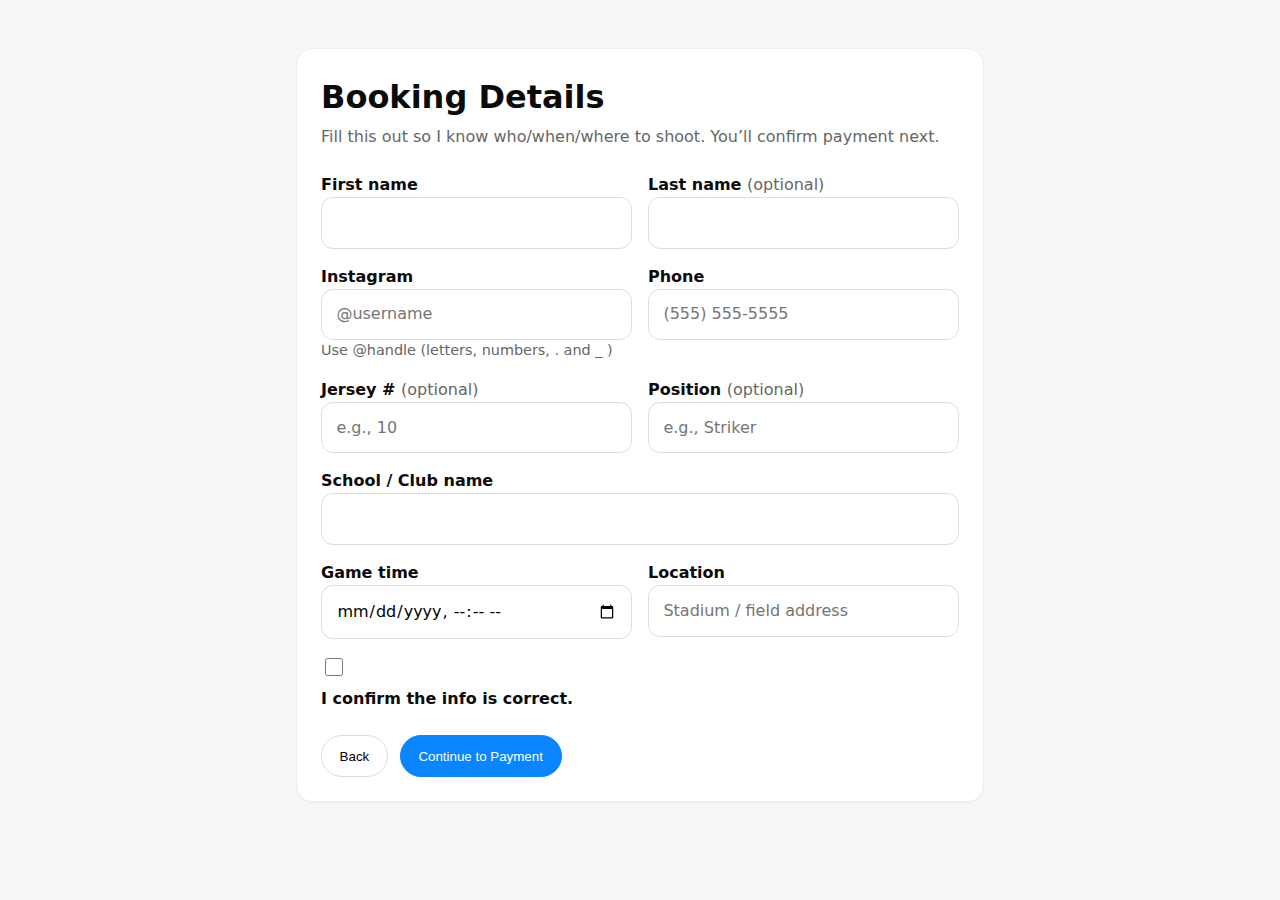
<file: form.html>
<!DOCTYPE html>
<html lang="en">
<head>
<meta charset="utf-8" />
<meta name="viewport" content="width=device-width, initial-scale=1" />
<title>Booking Form</title>
<style>
  :root{--radius:16px;--space-1:.5rem;--space-2:1rem;--space-3:1.5rem;--space-4:2rem;--fg:#0b0b0c;--bg:#f7f7f8;--card:#ffffff;--muted:#666;--brand:#0a84ff}
  *{box-sizing:border-box} html,body{margin:0}
  body{font-family:system-ui,-apple-system,Segoe UI,Roboto,Arial,sans-serif;background:var(--bg);color:var(--fg);line-height:1.5}
  .wrap{width:min(100%,720px);margin:clamp(16px,4vw,48px) auto;padding:0 var(--space-2)}
  .card{background:var(--card);border:1px solid #eee;border-radius:var(--radius);padding:var(--space-3);box-shadow:0 1px 2px rgba(0,0,0,.04)}
  h1{margin:0 0 .25rem;font-size:clamp(1.5rem,2.5vw,2rem)}
  .muted{color:var(--muted);margin:0 0 var(--space-3)}
  form{display:grid;gap:var(--space-2)}
  .grid{display:grid;gap:var(--space-2)} .grid-2{grid-template-columns:1fr}
  @media (min-width:720px){ .grid-2{grid-template-columns:1fr 1fr} }
  label{font-weight:600} .opt{font-weight:400;color:var(--muted)}
  input, select, textarea{width:100%;padding:.8rem .9rem;border:1px solid #ddd;border-radius:12px;background:#fff;font:inherit}
  input:focus,select:focus,textarea:focus{outline:2px solid var(--brand);outline-offset:2px;border-color:transparent}

  /* ⬇️ Updated consent row styles */
  .row{
    display:grid;
    align-items:20px 1fr;   /* top-align checkbox with first line */
    gap:.6rem;
    max-width:100%;
  }
  .row input[type="checkbox"]{
    width: 18px;
    height: 18px;
    margin-top:.2rem;        /* tiny nudge for visual alignment */
  }
  .row label{
    margin: 0;            /* take remaining width */
    line-height:1.4;
    white-space: normal;
    overflow-wrap: break-word;   /* prevent overflow on narrow screens */
    word-break:normal;
  }
  .row.full{ grid-column:1 / -1; }  /* span both columns on desktop */

  .help{font-size:.9rem;color:var(--muted)}
  .actions{display:flex;gap:.75rem;flex-wrap:wrap;margin-top:.5rem}
  .btn{border:1px solid #ddd;background:#fff;padding:.8rem 1.1rem;border-radius:999px;cursor:pointer}
  .btn.primary{background:var(--brand);color:#fff;border-color:var(--brand)}
</style>
</head>
<body>
  <div class="wrap">
    <div class="card">
      <h1>Booking Details</h1>
      <p class="muted">Fill this out so I know who/when/where to shoot. You’ll confirm payment next.</p>

      <form id="bookingForm" novalidate>
        <input type="hidden" name="package" id="package" />

        <div class="grid grid-2">
          <div>
            <label for="firstName">First name</label>
            <input id="firstName" name="firstName" autocomplete="given-name" required />
          </div>
          <div>
            <label for="lastName">Last name <span class="opt">(optional)</span></label>
            <input id="lastName" name="lastName" autocomplete="family-name" />
          </div>
        </div>

        <div class="grid grid-2">
          <div>
            <label for="instagram">Instagram</label>
            <!-- UPDATED pattern + title -->
            <input id="instagram" name="instagram" placeholder="@username"
                   inputmode="text"
                   pattern="^@[A-Za-z0-9._]{1,30}$"
                   title="Use @handle (letters, numbers, dots and underscores only, no spaces)"
                   required />
            <div class="help">Use @handle (letters, numbers, . and _ )</div>
          </div>
          <div>
            <label for="phone">Phone</label>
            <input id="phone" name="phone" type="tel" autocomplete="tel" inputmode="tel" placeholder="(555) 555-5555" required />
          </div>
        </div>

        <div class="grid grid-2">
          <div>
            <label for="jersey">Jersey # <span class="opt">(optional)</span></label>
            <!-- FIXED pattern (single backslash) -->
            <input id="jersey" name="jersey" inputmode="numeric" pattern="^\d{1,3}$" placeholder="e.g., 10" />
          </div>
          <div>
            <label for="position">Position <span class="opt">(optional)</span></label>
            <input id="position" name="position" placeholder="e.g., Striker" />
          </div>
        </div>

        <div>
          <label for="school">School / Club name</label>
          <input id="school" name="school" required />
        </div>

        <div class="grid grid-2">
          <div>
            <label for="gameTime">Game time</label>
            <input id="gameTime" name="gameTime" type="datetime-local" required />
          </div>
          <div>
            <label for="location">Location</label>
            <input id="location" name="location" placeholder="Stadium / field address" required />
          </div>
        </div>

        <!-- ⬇️ Add 'full' so it spans both columns nicely -->
        <div class="row full">
          <input id="agree" type="checkbox" required />
          <label for="agree">I confirm the info is correct.</label>
        </div>

        <div class="actions">
          <button type="button" class="btn" id="backBtn">Back</button>
          <button type="submit" class="btn primary">Continue to Payment</button>
        </div>
      </form>
    </div>
  </div>

<script>
  // Get ?pkg=
  const params = new URLSearchParams(window.location.search);
  const pkg = params.get("pkg") || "custom";
  document.getElementById("package").value = pkg;

  // 👇 Your /exec URL
  const GOOGLE_ENDPOINT = "https://script.google.com/macros/s/AKfycbwnVbopLCKWuKezB8AjRezRxuCOvo6Uou5MX6tQji9EqKnY6ybkZZyL4qTcyz2kY7KLZg/exec";

  // Normalize IG + phone
  const ig = document.getElementById("instagram");
  ig.addEventListener("blur", () => {
    if (ig.value && !ig.value.startsWith("@")) ig.value = "@" + ig.value.trim();
  });

  const phone = document.getElementById("phone");
  phone.addEventListener("blur", () => {
    const digits = phone.value.replace(/\D/g, "");
    if (digits.length === 10) {
      phone.value = `(${digits.slice(0,3)}) ${digits.slice(3,6)}-${digits.slice(6)}`;
    }
  });

  // Back
  document.getElementById("backBtn").addEventListener("click", () => {
    history.length > 1 ? history.back() : (window.location.href = "./index.html");
  });

  // Submit -> save, send to Sheets, and go to payment step
  document.getElementById("bookingForm").addEventListener("submit", async (e) => {
    e.preventDefault();
    if (!e.target.checkValidity()) { 
      e.target.reportValidity(); 
      return; 
    }

    const data = Object.fromEntries(new FormData(e.target).entries());

    // Save locally for payment.html
    try { 
      localStorage.setItem("bookingInfo", JSON.stringify(data)); 
    } catch (_) {}

    // Send to Google Sheets
    try {
      await fetch(GOOGLE_ENDPOINT, {
        method: "POST",
        mode: "no-cors",
        headers: { "Content-Type": "application/json" },
        body: JSON.stringify(data)
      });
    } catch (err) {
      console.warn("Sheets send failed:", err);
    }

    // Redirect to payment page
    window.location.href = `./payment.html?pkg=${encodeURIComponent(pkg)}`;
  });
</script>
</body>
</html>
</file>
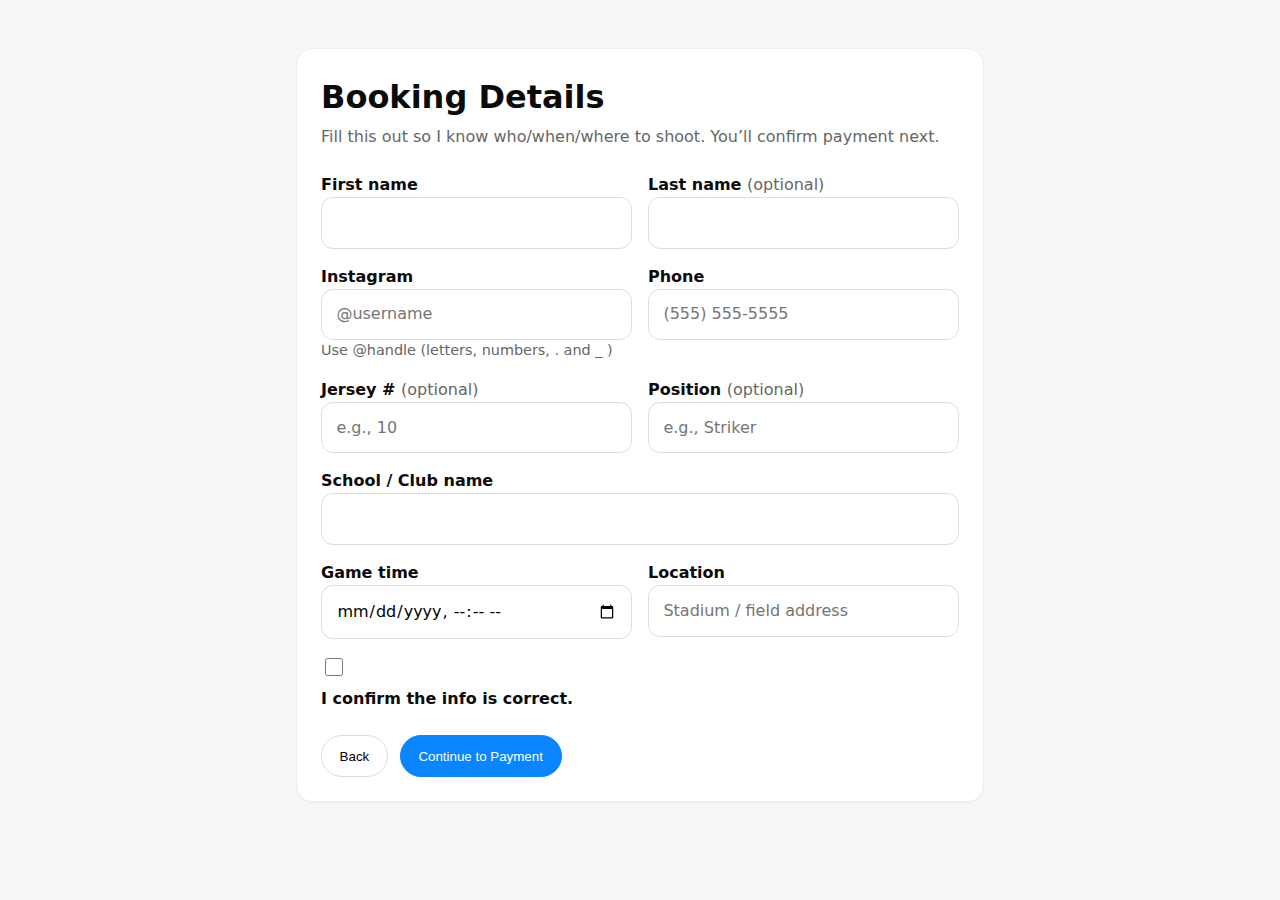
<file: payment.html>
<!DOCTYPE html>
<html lang="en">
<head>
<meta charset="utf-8" />
<meta name="viewport" content="width=device-width, initial-scale=1" />
<title>Checkout</title>
<style>
  :root{
    --fg:#0b0b0c; --bg:#f7f7f8; --card:#fff; --muted:#6b7280; --border:#e5e7eb;
    --radius:16px; --r-pill:999px;
  }
  *{box-sizing:border-box} html,body{margin:0}
  body{font-family:system-ui,-apple-system,Segoe UI,Roboto,Arial,sans-serif;background:var(--bg);color:var(--fg)}
  .wrap{width:min(1200px,100%);margin:clamp(12px,3vw,28px) auto;padding:0 16px}

  .grid{display:grid;gap:24px}
  @media (min-width:980px){ .grid{grid-template-columns:1.1fr 1fr} }

  .card{background:var(--card);border:1px solid var(--border);border-radius:var(--radius);box-shadow:0 1px 2px rgba(0,0,0,.04)}
  .pane{padding:24px}

  /* LEFT (total) */
  .total-wrap{padding:24px}
  .brand{font-weight:600;margin-bottom:6px}
  .grand{font-size:40px;font-weight:800;margin:4px 0 14px}
  .items{display:grid;gap:14px}
  .it{display:flex;justify-content:space-between;align-items:center;border:1px solid #f1f1f1;border-radius:12px;padding:12px 14px}
  .it .name{font-weight:600}
  .it .qty{color:var(--muted);font-size:.9rem}

  /* RIGHT (summary table) */
  h1{margin:0 0 .4rem;font-size:clamp(1.25rem,1.6vw,1.6rem)}
  .muted{color:var(--muted)}
  table{width:100%;border-collapse:collapse;margin-top:10px}
  th,td{padding:14px 16px;border-bottom:1px solid #f0f0f0;text-align:left}
  th{width:34%;background:#fafafa;color:#374151}
  .badge{display:inline-block;background:#eef6ff;color:#064d99;padding:.25rem .6rem;border-radius:999px;font-size:.85rem}
  .price{font-weight:700}

  /* Payment selector */
  .pay-section{margin-top:18px}
  .pay-title{font-size:1.6rem;font-weight:800;margin:14px 0}
  .pills{display:grid;gap:14px}
  .pill{position:relative}
  .pill input{position:absolute;inset:0;opacity:0}
  .pill label{
    display:flex;align-items:center;gap:12px;
    border:2px solid transparent;border-radius:40px;padding:14px 18px;
    font-weight:800;text-transform:lowercase; cursor:pointer;
  }
  .pill input:checked + label{box-shadow:0 0 0 4px rgba(0,0,0,.08)}
  .dot{width:16px;height:16px;border:2px solid #000;border-radius:50%;}
  .pill input:checked + label .dot{background:#2d2df0;border-color:#2d2df0}
  .icon{display:inline-grid;place-items:center;width:28px;height:28px;border-radius:8px}
  .i-cashapp{background:#00D632;color:#001;font-weight:900}
  .i-paypal{background:#003087;color:#fff;font-weight:700}
  .i-apple{background:#000;color:#fff;font-weight:700;font-size:14px}
  .i-zelle{background:#6f2dbd;color:#fff;font-weight:700}

  /* Reveal boxes */
  .reveal{display:none;margin-top:6px;border-left:4px solid #000;padding:12px 14px;border-radius:12px;background:#fafafa}
  .code{font-family:ui-monospace,Menlo,Consolas,monospace;background:#f3f4f6;border:1px solid #e5e7eb;padding:.35rem .55rem;border-radius:10px}
  .btn{border:1px solid #ddd;background:#fff;padding:.55rem .9rem;border-radius:999px;cursor:pointer}
  .btn.primary{background:#000;color:#fff;border-color:#000}
  .links{margin-top:10px}
  .a{color:#064d99;text-decoration:underline}
</style>
</head>
<body>
<div class="wrap">
  <div class="grid">
    <!-- LEFT: total + items -->
    <div class="card">
      <div class="total-wrap">
        <div class="brand">Pay Powder (example)</div>
        <div class="grand" id="grand">$0.00</div>
        <div class="items">
          <div class="it">
            <div>
              <div class="name" id="itemName">Photo package</div>
              <div class="qty">Qty 1</div>
            </div>
            <div class="price" id="itemPrice">$0.00</div>
          </div>
        </div>
      </div>
    </div>

    <!-- RIGHT: details + payment -->
    <div class="card">
      <div class="pane">
        <h1>Confirm your details & pay</h1>
        <p class="muted">Check your info and choose your payment method below.</p>

        <table>
          <tbody>
            <tr><th>Package</th><td><span id="pkgLabel" class="badge"></span> — <span id="pkgPrice" class="price"></span></td></tr>
            <tr><th>Name</th><td><span id="firstName"></span> <span id="lastName"></span></td></tr>
            <tr><th>Instagram</th><td id="instagram"></td></tr>
            <tr><th>Phone</th><td id="phone"></td></tr>
            <tr><th>School / Club</th><td id="school"></td></tr>
            <tr><th>Game Time</th><td id="gameTime"></td></tr>
            <tr><th>Location</th><td id="location"></td></tr>
          </tbody>
        </table>

        <div class="pay-section">
          <div class="pay-title">Choose Payment Type</div>

          <div class="pills">
            <!-- Cash App -->
            <div class="pill">
              <input type="radio" name="pm" id="pm-cashapp" checked />
              <label for="pm-cashapp">
                <span class="dot"></span>
                <span class="icon i-cashapp">$</span>
                <span>Cash App</span>
              </label>
              <div class="reveal" id="box-cashapp">
                Send <b id="amtCA">$0.00</b> to <span class="code" id="cashTag">$yourcashtag</span>.
                <div class="links"><button class="btn" id="copyCash">Copy tag</button> <button class="btn" id="openCash">Open Cash App</button></div>
              </div>
            </div>

            <!-- PayPal -->
            <div class="pill">
              <input type="radio" name="pm" id="pm-paypal" />
              <label for="pm-paypal">
                <span class="dot"></span>
                <span class="icon i-paypal">PP</span>
                <span>paypal</span>
              </label>
              <div class="reveal" id="box-paypal">
                Pay <b id="amtPP">$0.00</b> via PayPal.
                <div class="links"><a class="a" id="payPalLink" target="_blank" rel="noopener">Open PayPal</a></div>
              </div>
            </div>

            <!-- Zelle -->
            <div class="pill">
              <input type="radio" name="pm" id="pm-zelle" />
              <label for="pm-zelle">
                <span class="dot"></span>
                <span class="icon i-zelle">Z</span>
                <span>zelle</span>
              </label>
              <div class="reveal" id="box-zelle">
                Send <b id="amtZE">$0.00</b> to <span class="code" id="zelleHandle">zelle@example.com</span>.
                <div class="links"><button class="btn" id="copyZelle">Copy handle</button></div>
              </div>
            </div>

            <!-- Apple Pay (note) -->
            <div class="pill">
              <input type="radio" name="pm" id="pm-apple" />
              <label for="pm-apple">
                <span class="dot"></span>
                <span class="icon i-apple"></span>
                <span>apple pay</span>
              </label>
              <div class="reveal" id="box-apple">
                To accept Apple Pay on your site, integrate Stripe (Payment Element/Checkout). For now use one of the methods above.
              </div>
            </div>

            <!-- Cash -->
            <div class="pill">
              <input type="radio" name="pm" id="pm-cash" />
              <label for="pm-cash">
                <span class="dot"></span>
                <span class="icon" style="border:2px solid #333">💵</span>
                <span>cash</span>
              </label>
              <div class="reveal" id="box-cash">
                Bring exact change: <b id="amtCash">$0.00</b>. We’ll confirm at the game.
              </div>
            </div>
          </div><!-- pills -->
        </div><!-- pay-section -->
      </div>
    </div>
  </div>
</div>
<script>
  // ==== SETTINGS (edit these) ====
  const PAYPAL_LINK   = "https://paypal.me/yourname";
  const CASHAPP_TAG   = "$brand0nh972";
  const ZELLE_HANDLE  = "zelle@example.com";
  const PACKAGES = {
    "5pic":  { label: "5 Photo Package",  price: 15 },
    "10pic": { label: "10 Photo Package", price: 30 },
    "unlim": { label: "Unlimited Package", price: 45 },
    "group": { label: "Team / Group Package", price: 160 }
  };
  // ===============================

  const fmt = n => `$${(+n).toFixed(2)}`;
  const esc = s => String(s||"").replace(/[&<>"']/g,m=>({ '&':'&amp;','<':'&lt;','>':'&gt;','"':'&quot;',"'":'&#39;' }[m]));

  // Format gameTime nicely
  function formatGameTime(raw) {
    if (!raw) return "";
    const d = new Date(raw);
    if (isNaN(d)) return raw; // fallback
    const opts = { 
      month: "long", day: "numeric", year: "numeric", 
      hour: "numeric", minute: "2-digit", hour12: true 
    };
    return d.toLocaleString("en-US", opts);
  }

  // Load data & package
  const data = JSON.parse(localStorage.getItem("bookingInfo") || "{}");
  if (!data.firstName) window.location.href = "./form.html";
  const pkgCode = new URLSearchParams(location.search).get("pkg") || data.package || "custom";
  const pkg = PACKAGES[pkgCode] || { label: pkgCode, price: 0 };

  // Fill left total
  document.getElementById("grand").textContent = fmt(pkg.price);
  document.getElementById("itemName").textContent = pkg.label;
  document.getElementById("itemPrice").textContent = fmt(pkg.price);

  // Fill right summary
  document.getElementById("pkgLabel").textContent = pkg.label;
  document.getElementById("pkgPrice").textContent = fmt(pkg.price);
  document.getElementById("firstName").textContent = esc(data.firstName);
  document.getElementById("lastName").textContent = esc(data.lastName||"");
  document.getElementById("instagram").textContent = esc(data.instagram||"");
  document.getElementById("phone").textContent = esc(data.phone||"");
  document.getElementById("school").textContent = esc(data.school||"");
  document.getElementById("gameTime").textContent = formatGameTime(data.gameTime);
  document.getElementById("location").textContent = esc(data.location||"");

  // Payment details
  document.getElementById("amtCA").textContent   = fmt(pkg.price);
  document.getElementById("amtPP").textContent   = fmt(pkg.price);
  document.getElementById("amtZE").textContent   = fmt(pkg.price);
  document.getElementById("amtCash").textContent = fmt(pkg.price);
  document.getElementById("cashTag").textContent = CASHAPP_TAG;
  document.getElementById("zelleHandle").textContent = ZELLE_HANDLE;

  // PayPal link (kept as-is)
  const pp = document.getElementById("payPalLink");
  pp.href = PAYPAL_LINK + (PAYPAL_LINK.includes("?") ? "&" : "?") + "amount=" + encodeURIComponent(pkg.price);

  // Build Cash App fallback URL with amount prefilled
  const amountForCashApp = String(Number(pkg.price || 0));          // "30"
  const cashTagSans$ = CASHAPP_TAG.replace(/^\$/,'');               // "brand0nh972"
  const cashAppUrl = `https://cash.app/$${cashTagSans$}/${encodeURIComponent(amountForCashApp)}`;

  // Copy/open helpers
  document.getElementById("copyCash").onclick = async ()=>{ 
    await navigator.clipboard.writeText(CASHAPP_TAG); 
    alert("Copied: " + CASHAPP_TAG); 
  };
  document.getElementById("openCash").onclick = ()=>{
    // Try to open native app; if not, open the web URL with amount
    location.href = "cashapp://";
    setTimeout(()=>window.open(cashAppUrl, "_blank"), 600);
  };
  document.getElementById("copyZelle").onclick = async ()=>{ 
    await navigator.clipboard.writeText(ZELLE_HANDLE); 
    alert("Copied: " + ZELLE_HANDLE); 
  };

  // Reveal logic
  const radios = document.querySelectorAll('input[name="pm"]');
  const boxes = {
    "pm-cashapp":"box-cashapp",
    "pm-paypal":"box-paypal",
    "pm-zelle":"box-zelle",
    "pm-apple":"box-apple",
    "pm-cash":"box-cash"
  };
  function showBox(id){
    Object.values(boxes).forEach(b=>document.getElementById(b).style.display="none");
    document.getElementById(boxes[id]).style.display="block";
  }
  radios.forEach(r=>r.addEventListener("change", ()=>showBox(r.id)));
  showBox("pm-cashapp"); // default visible
</script>
</file>
